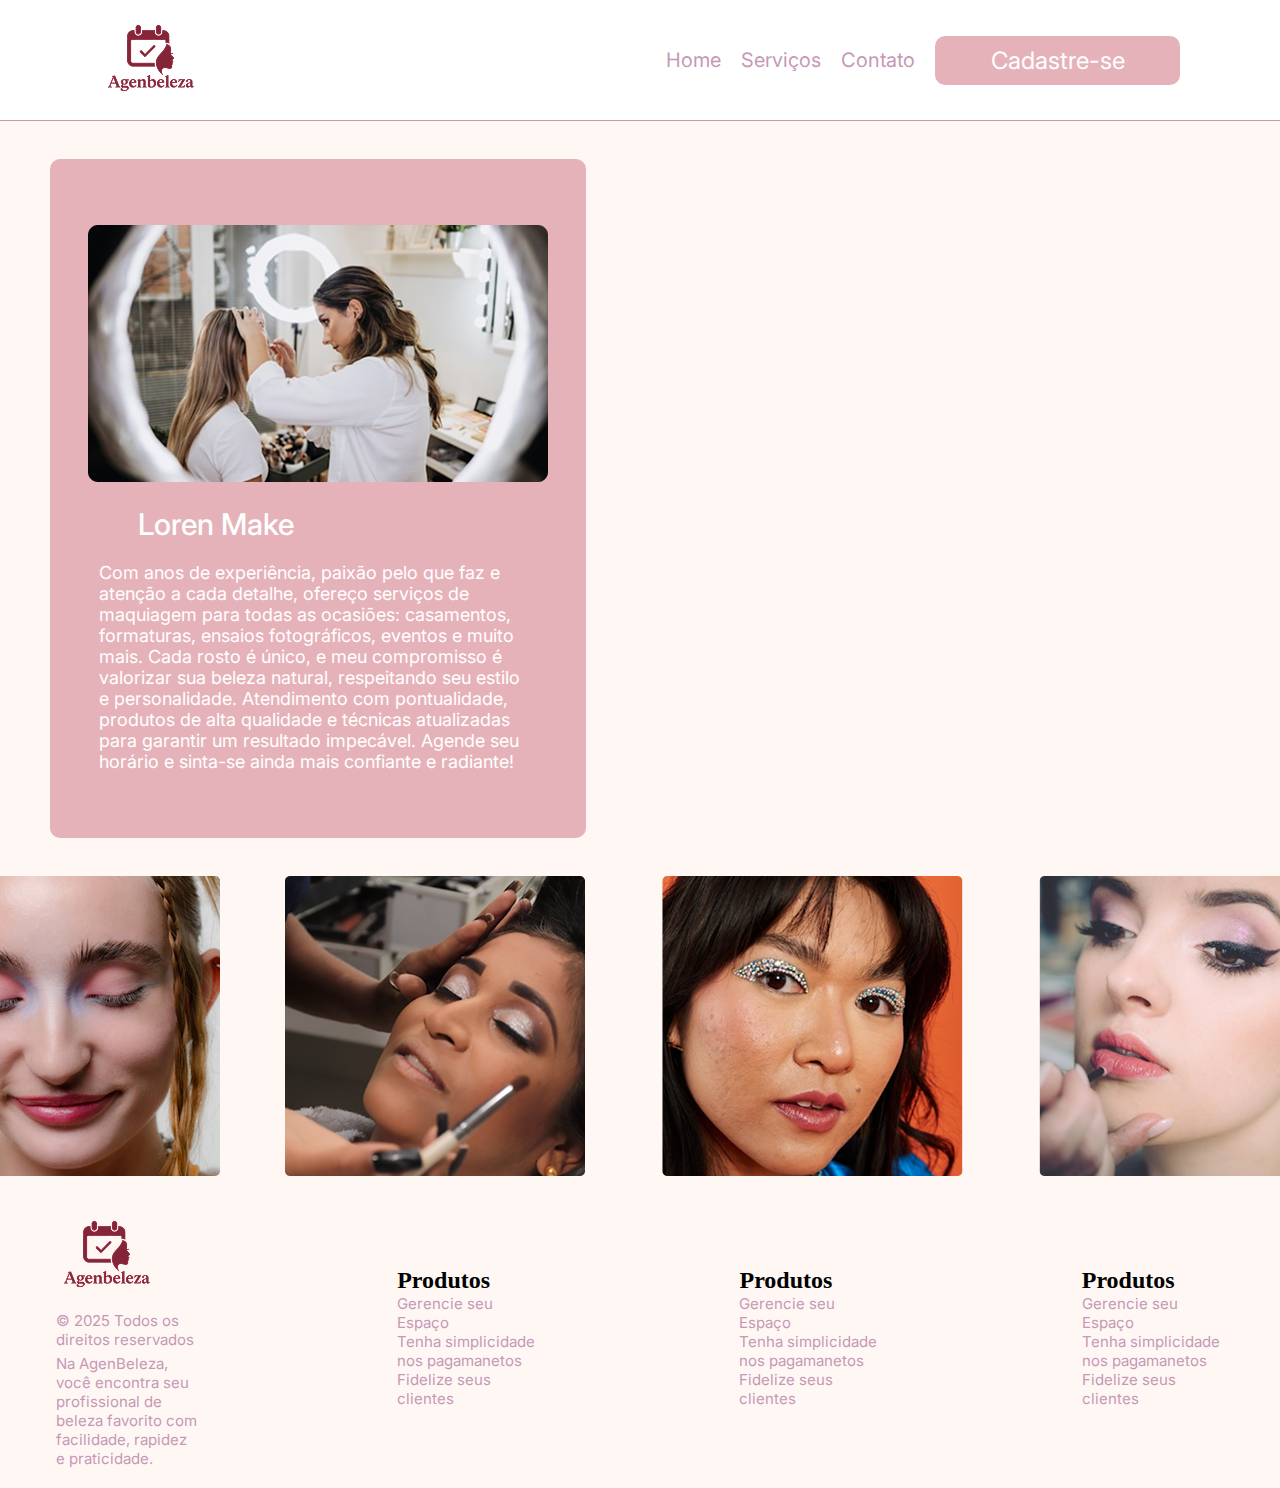
<file: index.html>
<!DOCTYPE html>
<html lang="pt-br">
<head>
    <meta charset="UTF-8">
    <meta name="viewport" content="width=device-width, initial-scale=1.0">
    <link rel="stylesheet" href="style.css">
    <title>AgenBeleza</title>
</head>
<body>
    <header>
        <img src="imagens/LOGO.png" alt="logo AgenBeleza" class="logo">
        <nav>
            <ul>
                <li><a href="#">Home</a></li>
                <li><a href="#">Serviços</a></li>
                <li><a href="#">Contato</a></li>
                <li><a href="#" class="btn-cadastro">Cadastre-se</a></li>
            </ul>
        </nav>
    </header>
    <main>
        <section class="container-mae">
            <section class="container">
                <img src="imagens/Rectangle 12.png" alt="foto modelo" class="foto-modelo">
                <h2 class="titulo-txt">Loren Make</h2>
                <p class="descricao-txt">Com anos de experiência, paixão pelo que faz e atenção a cada detalhe, ofereço serviços de maquiagem para todas as ocasiões: casamentos, formaturas, ensaios fotográficos, eventos e muito mais. Cada rosto é único, e meu compromisso é valorizar sua beleza natural, respeitando seu estilo e personalidade.
                Atendimento com pontualidade, produtos de alta qualidade e técnicas atualizadas para garantir um resultado impecável. Agende seu horário e sinta-se ainda mais confiante e radiante!</p>
            </section>
        </section>
        <section>
            <section class="container-fotos">
                <img src="imagens/Rectangle 10.png" alt="modelo 2" class="foto-modelo-1">
                <img src="imagens/Frame 19.png" alt="modelo 3" class="foto-modelo-2">
                <img src="imagens/Frame 20.png" alt="modelo 4" class="foto-modelo-3">
                <img src="imagens/Frame 21.png" alt="modelo 5" class="foto-modelo-4">
            </section>
        </section>
    </main>
    <footer>
        <section class="container-footer">
            <section class="box1">
                <img src="imagens/LOGO.png" alt="logo AgenBeleza" class="logo-footer">
                <p class="texto-footer">© 2025 Todos os direitos reservados</p>
                <p class="texto-footer">Na AgenBeleza, você encontra seu profissional de beleza favorito com facilidade, rapidez e praticidade.</p>
            </section>
            <section class="box">
                <h2>Produtos</h2>
                <a href="#" class="texto-footer">Gerencie seu Espaço</a>
                <a href="#" class="texto-footer">Tenha simplicidade nos pagamanetos</a>
                <a href="#" class="texto-footer">Fidelize seus clientes</a>
            </section>
            <section class="box">
                <h2>Produtos</h2>
                <a href="#" class="texto-footer">Gerencie seu Espaço</a>
                <a href="#" class="texto-footer">Tenha simplicidade nos pagamanetos</a>
                <a href="#" class="texto-footer">Fidelize seus clientes</a>
            </section>
            <section class="box">
                <h2>Produtos</h2>
                <a href="#" class="texto-footer">Gerencie seu Espaço</a>
                <a href="#" class="texto-footer">Tenha simplicidade nos pagamanetos</a>
                <a href="#" class="texto-footer">Fidelize seus clientes</a>
            </section>
        </section>
    </footer>
</body>
</html>
</file>
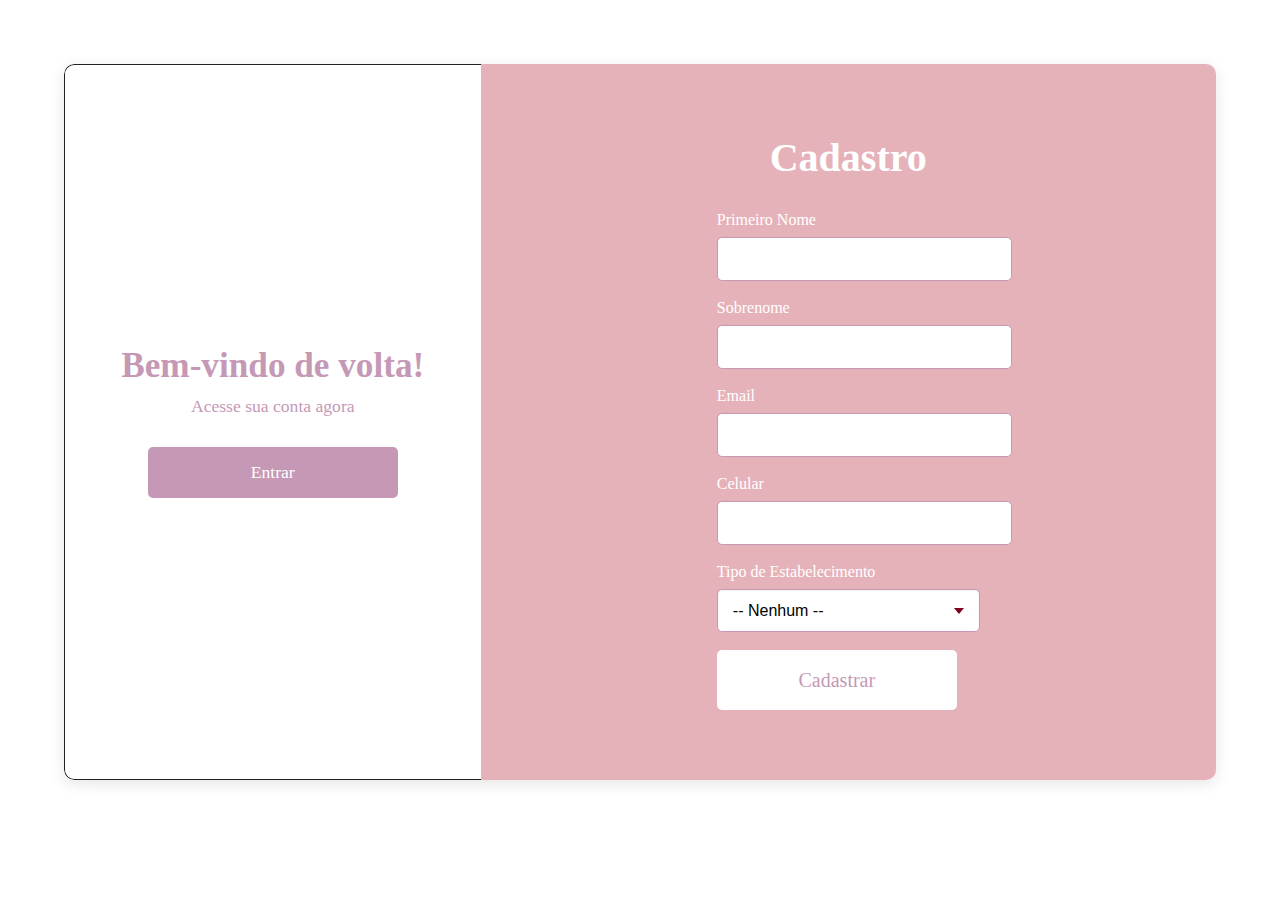
<file: cadastro.html>
<!DOCTYPE html>
<html lang="pt-BR">
<head>
    <meta charset="UTF-8">
    <meta name="viewport" content="width=device-width, initial-scale=1.0">
    <title>Cadastro - AgenBeleza</title>
    <link rel="stylesheet" href="estilos/style.css">
</head>
<body>
    <div class="cadastro-container">
        <div class="cadastro-left">
            <div class="welcome-section">
                <h2 class="welcome-title">Bem-vindo de volta!</h2>
                <p class="welcome-text">Acesse sua conta agora</p>
                <a href="login.html" class="btn welcome-btn">Entrar</a>
            </div>
        </div>

        <div class="cadastro-right">
            <h2 class="cadastro-title">Cadastro</h2>
            <form class="cadastro-form">
                <div class="form-group">
                    <label for="primeiroNome">Primeiro Nome</label>
                    <input type="text" id="primeiroNome" name="primeiroNome" placeholder="">
                </div>
                <div class="form-group">
                    <label for="sobrenome">Sobrenome</label>
                    <input type="text" id="sobrenome" name="sobrenome" placeholder="">
                </div>
                <div class="form-group">
                    <label for="email">Email</label>
                    <input type="email" id="email" name="email" placeholder="">
                </div>
                <div class="form-group">
                    <label for="celular">Celular</label>
                    <input type="tel" id="celular" name="celular" placeholder="">
                </div>
                <div class="form-group">
                    <label for="tipoEstabelecimento">Tipo de Estabelecimento</label>
                    <select id="tipoEstabelecimento" name="tipoEstabelecimento">
                        <option value="">-- Nenhum --</option>
                        <option value="salao">Salão de Beleza</option>
                        <option value="barbearia">Barbearia</option>
                        <option value="estetica">Clínica de Estética</option>
                        <option value="outros">Outros</option>
                    </select>
                </div>
                <a href="home.html" class="btn-registrar">Cadastrar</a>
            </form>
        </div>
    </div>
</body>
</html>
</file>
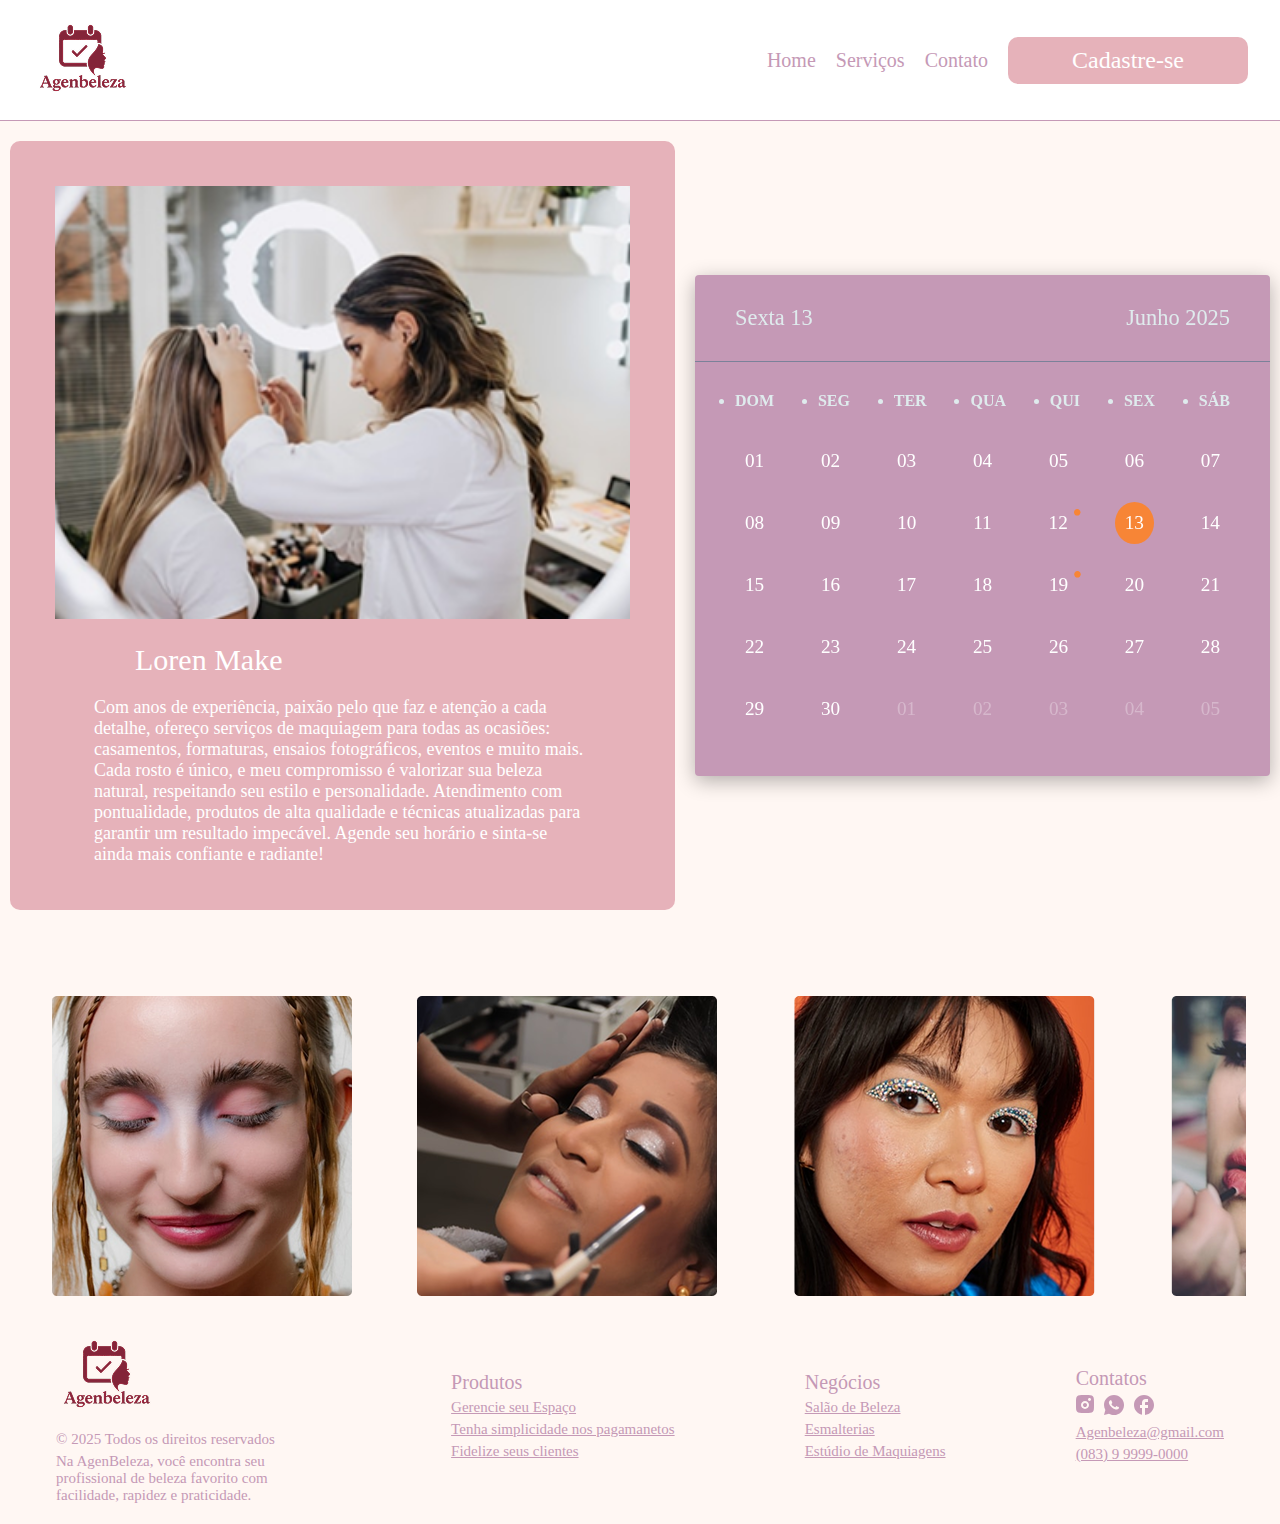
<file: calendario.html>
<!DOCTYPE html>
<html lang="pt-br">

<head>
    <meta charset="UTF-8">
    <meta name="viewport"
          content="width=device-width, initial-scale=1.0">
    <link rel="stylesheet"
          href="estilos/style.css">
    <script src="Scripts/script.js" defer></script>
    <title>AgenBeleza</title>
</head>

<body>
    <header>
        <nav class="nav-header">
            <img src="imagens/LOGO.png"
                 alt="logo AgenBeleza"
                 class="logo">
            <ul>
                <li><a href="home.html">Home</a></li>
                <li><a href="#">Serviços</a></li>
                <li><a href="#">Contato</a></li>
                <li><a href="cadastro.html" class="btn-cadastro">Cadastre-se</a></li>
            </ul>
        </nav>
        
        <nav class="nav-header-mobile">
            <div class="menu-hamburguer">
                <img class="img-menu" src="imagens/material-symbols_menu-rounded.svg" alt="menu hamburguer">
            </div>
            <ul class="nav-menu">
                <li><a href="home.html">Home</a></li>
                <li><a href="#">Serviços</a></li>
                <li><a href="#">Contato</a></li>
            </ul>
            <img src="imagens/LOGO.png"
                 alt="logo AgenBeleza"
                 class="logo">
            <a href="cadastro.html" class="btn-cadastro-mobile">Cadastre-se</a>
        </nav>
    </header>
    <main>
        <section class="container-mae">
            <section class="container__foto">
                <img src="imagens/imagem-1.png"
                     alt="foto modelo"
                     class="foto-modelo">
                <h2 class="titulo-txt">Loren Make</h2>
                <p class="descricao-txt">Com anos de experiência, paixão pelo que faz e atenção a cada detalhe, ofereço
                    serviços de maquiagem para todas as ocasiões: casamentos, formaturas, ensaios fotográficos, eventos
                    e muito mais. Cada rosto é único, e meu compromisso é valorizar sua beleza natural, respeitando seu
                    estilo e personalidade.
                    Atendimento com pontualidade, produtos de alta qualidade e técnicas atualizadas para garantir um
                    resultado impecável. Agende seu horário e sinta-se ainda mais confiante e radiante!</p>
            </section>
            <div class="container">
                <div class="calendar">
                    <div class="front">
                        <div class="current-date">
                            <h1>Sexta 13</h1>
                            <h1>Junho 2025</h1>
                        </div>

                        <div class="current-month">
                            <ul class="week-days">
                                <li>DOM</li>
                                <li>SEG</li>
                                <li>TER</li>
                                <li>QUA</li>
                                <li>QUI</li>
                                <li>SEX</li>
                                <li>SÁB</li>
                            </ul>

                            <div class="weeks">
                                <div class="first">
                                    <span>01</span>
                                    <span>02</span>
                                    <span>03</span>
                                    <span>04</span>
                                    <span>05</span>
                                    <span>06</span>
                                    <span>07</span>
                                </div>

                                <div class="second">
                                    <span>08</span>
                                    <span>09</span>
                                    <span>10</span>
                                    <span>11</span>
                                    <span class="event">12</span>
                                    <span class="active">13</span>
                                    <span>14</span>
                                </div>

                                <div class="third">
                                    <span>15</span>
                                    <span>16</span>
                                    <span>17</span>
                                    <span>18</span>
                                    <span class="event">19</span>
                                    <span>20</span>
                                    <span>21</span>
                                </div>

                                <div class="fourth">
                                    <span>22</span>
                                    <span>23</span>
                                    <span>24</span>
                                    <span>25</span>
                                    <span>26</span>
                                    <span>27</span>
                                    <span>28</span>
                                </div>

                                <div class="fifth">
                                    <span>29</span>
                                    <span>30</span>
                                    <span class="last-month">01</span>
                                    <span class="last-month">02</span>
                                    <span class="last-month">03</span>
                                    <span class="last-month">04</span>
                                    <span class="last-month">05</span>
                                </div>
                            </div>
                        </div>
                    </div>

                    <div class="back">
                        <input placeholder="What's the event?">
                        <div class="info">
                            <div class="date">
                                <p class="info-date">
                                    Date: <span>Jan 15th, 2016</span>
                                </p>
                                <p class="info-time">
                                    Time: <span>6:35 PM</span>
                                </p>
                            </div>
                            <div class="address">
                                <p>
                                    Address: <span>129 W 81st St, New York, NY</span>
                                </p>
                            </div>
                            <div class="observations">
                                <p>
                                    Observations: <span>Be there 15 minutes earlier</span>
                                </p>
                            </div>
                        </div>

                        <div class="actions">
                            <button class="save">
                                Save <i class="ion-checkmark"></i>
                            </button>
                            <button class="dismiss">
                                Dismiss <i class="ion-android-close"></i>
                            </button>
                        </div>
                    </div>

                </div>
            </div>
        </section>
        <section class="container-carrosel">
            <ul class="container-carrosel">
                <li><img src="imagens/Rectangle 10.png"
                         alt="modelo 2"
                         class="foto-modelo-1"></li>
                <li><img src="imagens/Frame 19.png"
                         alt="modelo 3"
                         class="foto-modelo-2"></li>
                <li><img src="imagens/Frame 20.png"
                         alt="modelo 4"
                         class="foto-modelo-3"></li>
                <li><img src="imagens/Frame 21.png"
                         alt="modelo 5"
                         class="foto-modelo-4"></li>
            </ul>
        </section>
    </main>
    <footer>
        <section class="container-footer">
            <section class="box1">
                <img src="imagens/LOGO.png"
                     alt="logo AgenBeleza"
                     class="logo-footer">
                <p class="texto-footer">© 2025 Todos os direitos reservados</p>
                <p class="texto-footer">Na AgenBeleza, você encontra seu profissional de beleza favorito com facilidade,
                    rapidez e praticidade.</p>
            </section>
            <section class="box">
                <h2 class="texto-footer-titulo">Produtos</h2>
                <a href="#"
                   class="texto-footer">Gerencie seu Espaço</a>
                <a href="#"
                   class="texto-footer">Tenha simplicidade nos pagamanetos</a>
                <a href="#"
                   class="texto-footer">Fidelize seus clientes</a>
            </section>
            <section class="box">
                <h2 class="texto-footer-titulo">Negócios</h2>
                <a href="#"
                   class="texto-footer">Salão de Beleza</a>
                <a href="#"
                   class="texto-footer">Esmalterias</a>
                <a href="#"
                   class="texto-footer">Estúdio de Maquiagens</a>
            </section>
            <section class="box">
                <h2 class="texto-footer-titulo">Contatos</h2>
                <ul class="lista-footer">
                    <li><img src="imagens/Vector.svg"
                             alt=""></li>
                    <li><img src="imagens/Vector (1).svg"
                             alt=""></li>
                    <li><img src="imagens/Vector (2).svg"
                             alt=""></li>
                </ul>
                <a href="#"
                   class="texto-footer">Agenbeleza@gmail.com</a>
                <a href="#"
                   class="texto-footer">(083) 9 9999-0000</a>
            </section>
        </section>
    </footer>
</body>

</html>
</file>
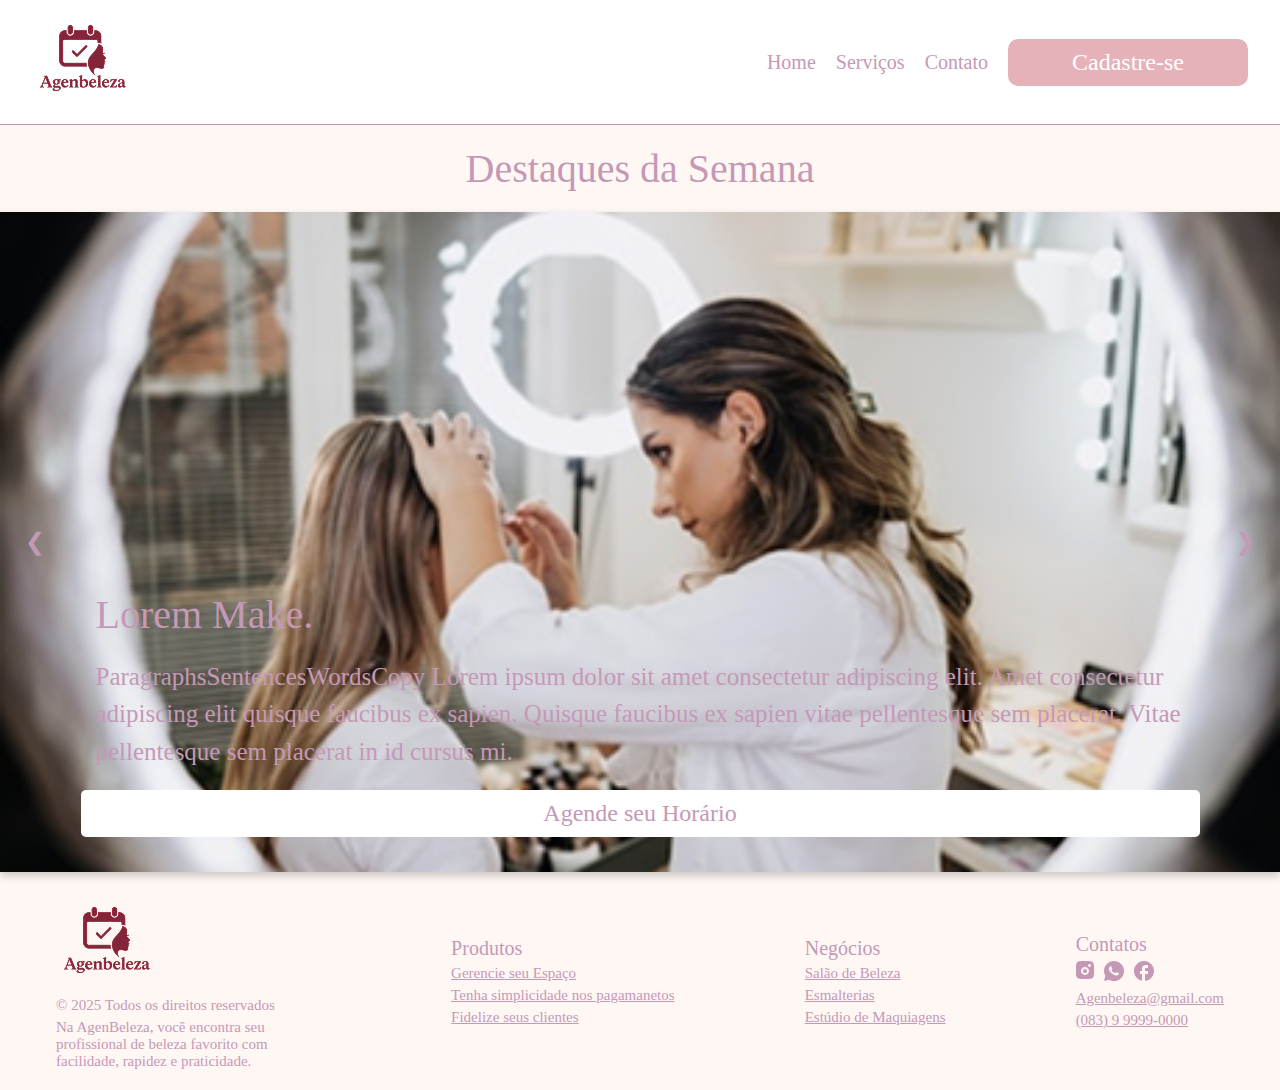
<file: home.html>
<!DOCTYPE html>
<html lang="pt-br">
<head>
    <meta charset="UTF-8">
    <meta name="viewport" content="width=device-width, initial-scale=1.0">
    <link rel="stylesheet" href="estilos/style.css">
    <script src="Scripts/carousel.js" defer></script>
    <title>AgenBeleza</title>
</head>
<body>
    <header>
        <nav class="nav-header">
            <a href="index.html"><img src="imagens/LOGO.png"
                 alt="logo AgenBeleza"
                 class="logo"></a>
            <ul>
                <li><a href="#">Home</a></li>
                <li><a href="#">Serviços</a></li>
                <li><a href="#">Contato</a></li>
                <li><a href="cadastro.html" class="btn-cadastro">Cadastre-se</a></li>
            </ul>
        </nav>
        
        <nav class="nav-header-mobile">
            <div class="menu-hamburguer">
                <img class="img-menu" src="imagens/material-symbols_menu-rounded.svg" alt="menu hamburguer">
            </div>
            <ul class="nav-menu">
                <li><a href="index.html">Home</a></li>
                <li><a href="#">Serviços</a></li>
                <li><a href="#">Contato</a></li>
            </ul>
            <img src="imagens/LOGO.png"
                 alt="logo AgenBeleza"
                 class="logo">
            <a href="cadastro.html" class="btn-cadastro-mobile">Cadastre-se</a>
        </nav>
    </header>
    <main>
        <section>
            <h1 class="titulo-destaques">Destaques da Semana</h1>
        </section>
        <div class="carousel-container">
        <ul class="carousel-slide">
            <li class="carousel-item">
                <img src="imagens/imagem-1.png" alt="Imagem modelo 1">
                <div class="carousel-caption">
                    <h2>Lorem Make.</h2>
                    <p>ParagraphsSentencesWordsCopy
Lorem ipsum dolor sit amet consectetur adipiscing elit. Amet consectetur adipiscing elit quisque faucibus ex sapien. Quisque faucibus ex sapien vitae pellentesque sem placerat. Vitae pellentesque sem placerat in id cursus mi.</p>
                    <a href="calendario.html" class="btn-agendar">Agende seu Horário</a>
                </div>
            </li>
            <li class="carousel-item">
                <img src="imagens/imagem-2.png" alt="Imagem modelo 2">
                <div class="carousel-caption">
                    <h2>Make Lorem.</h2>
                    <p>ParagraphsSentencesWordsCopy
Lorem ipsum dolor sit amet consectetur adipiscing elit. Amet consectetur adipiscing elit quisque faucibus ex sapien. Quisque faucibus ex sapien vitae pellentesque sem placerat. Vitae pellentesque sem placerat in id cursus mi.</p>
                    <a href="calendario.html" class="btn-agendar">Agende seu Horário</a>
                </div>
            </li>
            <li class="carousel-item">
                <img src="imagens/imagem-3.png" alt="Imagem modelo 3">
                <div class="carousel-caption">
                    <h2>Make Lorem.</h2>
                    <p>ParagraphsSentencesWordsCopy
Lorem ipsum dolor sit amet consectetur adipiscing elit. Amet consectetur adipiscing elit quisque faucibus ex sapien. Quisque faucibus ex sapien vitae pellentesque sem placerat. Vitae pellentesque sem placerat in id cursus mi.</p>
                    <a href="calendario.html" class="btn-agendar">Agende seu Horário</a>
                </div>
            </li>
        </ul>

        <button class="carousel-button prev" aria-label="Anterior">&#10094;</button>
        <button class="carousel-button next" aria-label="Próximo">&#10095;</button>
    </div>
    
    <footer>
        <section class="container-footer">
            <section class="box1">
                <img src="imagens/LOGO.png"
                     alt="logo AgenBeleza"
                     class="logo-footer">
                <p class="texto-footer">© 2025 Todos os direitos reservados</p>
                <p class="texto-footer">Na AgenBeleza, você encontra seu profissional de beleza favorito com facilidade,
                    rapidez e praticidade.</p>
            </section>
            <section class="box">
                <h2 class="texto-footer-titulo">Produtos</h2>
                <a href="#"
                   class="texto-footer">Gerencie seu Espaço</a>
                <a href="#"
                   class="texto-footer">Tenha simplicidade nos pagamanetos</a>
                <a href="#"
                   class="texto-footer">Fidelize seus clientes</a>
            </section>
            <section class="box">
                <h2 class="texto-footer-titulo">Negócios</h2>
                <a href="#"
                   class="texto-footer">Salão de Beleza</a>
                <a href="#"
                   class="texto-footer">Esmalterias</a>
                <a href="#"
                   class="texto-footer">Estúdio de Maquiagens</a>
            </section>
            <section class="box">
                <h2 class="texto-footer-titulo">Contatos</h2>
                <ul class="lista-footer">
                    <li><img src="imagens/Vector.svg"
                             alt=""></li>
                    <li><img src="imagens/Vector (1).svg"
                             alt=""></li>
                    <li><img src="imagens/Vector (2).svg"
                             alt=""></li>
                </ul>
                <a href="#"
                   class="texto-footer">Agenbeleza@gmail.com</a>
                <a href="#"
                   class="texto-footer">(083) 9 9999-0000</a>
            </section>
        </section>
    </footer>
</body>
</html>
</file>
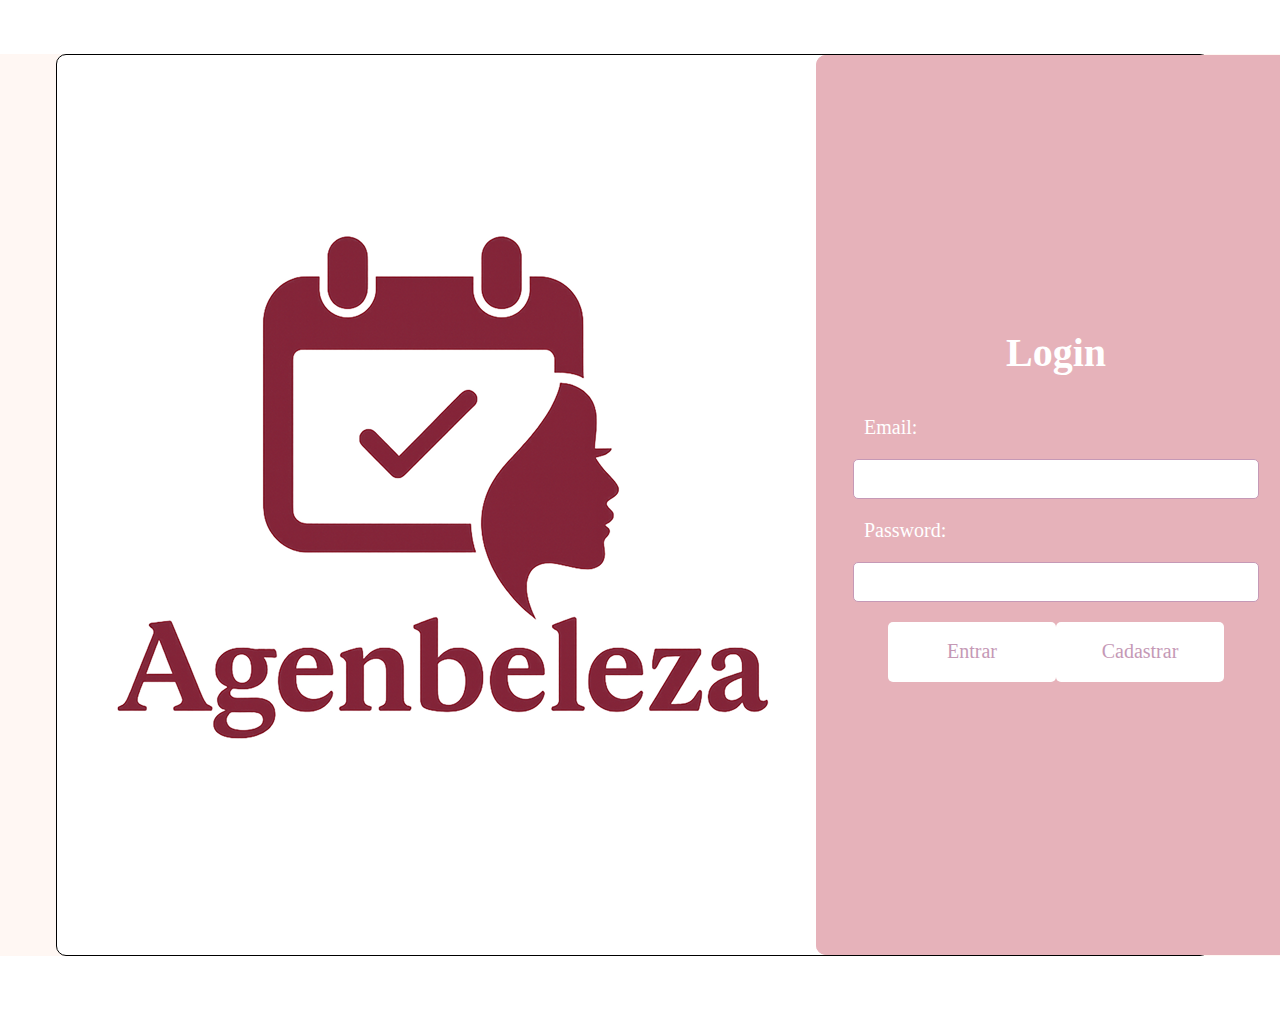
<file: login.html>
<!DOCTYPE html>
<html lang="pt-br">
<head>
    <meta charset="UTF-8">
    <meta name="viewport" content="width=device-width, initial-scale=1.0">
    <link rel="stylesheet" href="estilos/style.css">
    <title>Login - AgenBeleza</title>
</head>
<body>
    <main>
        <section class="login">
            <div class="logo-login-container">
                <img src="imagens/logo-login.png" alt="Logo agenbeleza" class="logo-login">
            </div>
            <div class="login-form-container">
                <form action="" method="POST" class="login-form-container">
                    <div class="form-header">
                        <h1>Login</h1>
                    </div>
                    <div class="input-container">
                        <label for="email">Email:</label>
                        <input type="email" id="email" name="email" required>
                    </div>
                    <div class="input-container">
                        <label for="password">Password:</label>
                        <input type="password" id="password" name="password" required>
                    </div>
                    <div class="form-btns">
                        <a href="home.html" class="btn-login">Entrar</a>
                        <a href="cadastro.html" class="btn-registrar">Cadastrar</a>
                    </div>
                </form>
            </div>
        </section>
    </main>
</body>
</html>
</file>
<file: style.css>
*{
    margin: 0;
    padding: 0;
}
@font-face {
    font-family: inter;
    src: url("fonte/Inter-VariableFont_opsz\,wght.ttf");
 }

header{
    display: flex;
    justify-content: space-between;
    border-bottom: solid 1px #C599B6;
}

.logo{
    width: 100px;
    height: 100px;
    padding: 10px 0 10px 100px;
}

.btn-cadastro{
    display: flex;
    align-items: center;
    justify-content: center;
    font-size: 24px;
    font-weight: 400;
    background-color: #E6B2BA;
    color: white;
    padding: 10px 20px;
    border: none;
    border-radius: 10px;
    width: 205px;
    cursor: pointer;
}

nav{
    display: flex;
    align-items: center;
    gap: 20px;
}

nav ul{
    display: flex;
    align-items: center;
    padding: 0px 100px 0px 0px;
    list-style: none;
    gap: 20px;
}

a{
    text-decoration: none;
    font-family: inter;
    font-size: 20px;
    color: #C599B6;
}
main{
    background-color: #FFF7F3;
}

.foto-modelo{
    width: 460px;
    height: 257px;
}

.container-mae{
    display: flex;
    align-items: start;
    padding: 38px 0px 0px 50px
}

.container{
    display: flex;
    flex-direction: column;
    justify-content: center;
    align-items: center;
    height: 100vh;
    background-color: #E6B2BA;
    border-radius: 10px;
    width: 536px;
    height: 679px;
}

.titulo-txt{
    display: flex;
    justify-content: center;
    align-items: start;
    padding: 24px 260px 0px 55px;
    font-family: inter;
    font-size: 30px;
    font-weight: 500;
    color: #ffffff;
}

.descricao-txt{
    display: flex;
    justify-content: center;
    flex-wrap: wrap;
    align-items: start;
    padding: 20px 54px 0px 49px;
    font-family: inter;
    font-size: 18px;
    font-weight: 400;
    color: #ffffff;
}

.container-fotos{
    display: flex;
    justify-content: center;
    align-items: center;
    padding: 28px 34px 0px 26px;
    gap: 55px;
}

.container-footer{
    display: flex;
    justify-content: space-between;
    height: auto;
    gap: 200px;
    max-width: 100%;
    max-height: 100%;
    align-items: center;
    padding: 20px 56px 20px 56px;
    background-color: #FFF7F3;
}
.logo-footer{
    width: 100px;
    height: 100px;
}

.box1{
    display: flex;
    flex-direction: column;
    align-items: start;
    gap: 5px;
    width: 265px;
}

.texto-footer{
    display: flex;
    font-family: inter;
    font-size: 15px;
    font-weight: 400;
    flex-wrap: wrap;
    color: #C599B6;
}
.box{
    display: flex;
    flex-direction: column;
}
</file>
<file: estilos/style.css>
@import url("https://fonts.googleapis.com/css2?family=Inter:ital,opsz,wght@0,14..32,100..900;1,14..32,100..900&display=swap");

* {
  margin: 0;
  padding: 0;
}

.logo {
  width: 100px;
  height: 100px;
  padding: 10px 0 10px 2rem;
}

.nav-header ul li a.btn-cadastro {
  display: flex;
  align-items: center;
  justify-content: center;
  font-size: 24px;
  font-weight: 400;
  background-color: #e6b2ba;
  color: white;
  padding: 10px 20px;
  border: none;
  border-radius: 10px;
  width: 200px;
  cursor: pointer;
  margin-right: 2rem;
}

.nav-header {
  display: flex;
  align-items: center;
  width: 100%;
  justify-content: space-between;
  border-bottom: #c599b6 1px solid;
}

.nav-header ul {
  display: flex;
  align-items: center;
  flex-wrap: wrap;
  list-style: none;
  gap: 20px;
}

.nav-header-mobile {
  display: none;
}

.nav-header ul li a {
  text-decoration: none;
  font-family: "Inter regular";
  font-size: 20px;
  color: #c599b6;
}
main {
  background-color: #fff7f3;
}

.foto-modelo {
  width: 460px;
  height: 257px;
}

.container-mae {
  display: flex;
  align-items: center;
  gap: 20px;
  justify-content: center;
  padding: 20px 10px;
}

.container__foto {
  display: flex;
  flex-direction: column;
  justify-content: center;
  align-items: center;
  height: 100vh;
  padding: 45px;
  background-color: #e6b2ba;
  border-radius: 10px;
  width: 50%;
  height: 679px;
}

.container__foto img {
  width: 100%;
  height: 80%;
  object-fit: cover;
}

.titulo-txt {
  display: flex;
  justify-content: center;
  align-items: start;
  padding: 24px 50% 0px 20px;
  font-family: "Inter regular";
  font-size: 30px;
  font-weight: 400;
  color: #ffffff;
}

.descricao-txt {
  display: flex;
  justify-content: center;
  flex-wrap: wrap;
  align-items: start;
  padding: 20px 44px 0px 39px;
  font-family: "Inter regular";
  font-size: 18px;
  font-weight: 400;
  color: #ffffff;
}

.container-carrosel {
  display: flex;
  justify-content: space-between;
  flex-wrap: nowrap;
  overflow: hidden;
  width: auto;
  align-items: center;
  padding: 28px 34px 0px 26px;
  gap: 55px;
}

.container-carrosel li {
  list-style: none;
  display: flex;
  align-items: center;
  justify-content: space-between;
  width: auto;
  height: auto;
  background-color: #fff7f3;
  border-radius: 10px;
}

.container-footer {
  display: flex;
  justify-content: space-between;
  flex-wrap: wrap;
  height: auto;
  gap: 50px;
  max-width: 100%;
  max-height: 100%;
  align-items: center;
  padding: 20px 56px 20px 56px;
  background-color: #fff7f3;
}
.logo-footer {
  width: 100px;
  height: 100px;
}

.box1 {
  display: flex;
  flex-direction: column;
  align-items: start;
  gap: 5px;
  width: 265px;
}

.texto-footer {
  display: flex;
  font-family: "Inter regular";
  font-size: 15px;
  font-weight: 400;
  flex-wrap: wrap;
  color: #c599b6;
}
.texto-footer-titulo {
  display: flex;
  font-family: "Inter regular";
  font-size: 20px;
  font-weight: 500;
  color: #c599b6;
}

.box {
  display: flex;
  flex-direction: column;
  align-items: start;
  gap: 5px;
}

.lista-footer {
  display: flex;
  flex-direction: row;
  align-items: start;
  list-style: none;
  gap: 10px;
}

.container {
  align-items: center;
  display: flex;
  height: 100%;
  max-height: 700px;
  justify-content: center;
  margin: 0 auto;
  max-width: 800px;
  width: 50%;
}

.calendar {
  background: #c599b6;
  border-radius: 4px;
  box-shadow: 0 5px 20px rgba(0, 0, 0, 0.3);
  height: 501px;
  perspective: 1000;
  transition: 0.9s;
  transform-style: preserve-3d;
  width: 100%;
}

/* Front - Calendar */
.front {
  transform: rotateY(0deg);
}

.current-date {
  border-bottom: 1px solid rgba(73, 114, 133, 0.6);
  display: flex;
  justify-content: space-between;
  padding: 30px 40px;
}

.current-date h1 {
  color: #dfebed;
  font-size: 1.4em;
  font-weight: 300;
}

.week-days {
  color: #dfebed;
  display: flex;
  justify-content: space-between;
  font-weight: 600;
  padding: 30px 40px;
}

.days {
  display: flex;
  flex-wrap: wrap;
  justify-content: space-between;
}

.weeks {
  color: #fff;
  display: flex;
  flex-direction: column;
  padding: 0 40px;
}

.weeks div {
  display: flex;
  font-size: 1.2em;
  font-weight: 300;
  justify-content: space-between;
  margin-bottom: 20px;
  width: 100%;
}

.last-month {
  opacity: 0.3;
}

.weeks span {
  padding: 10px;
}

.weeks span.active {
  background: #f78536;
  border-radius: 50%;
}

.weeks span:not(.last-month):hover {
  cursor: pointer;
  font-weight: 600;
}

.event {
  position: relative;
}

.event:after {
  content: "•";
  color: #f78536;
  font-size: 1.4em;
  position: absolute;
  right: -4px;
  top: -4px;
}

/* Back - Event form */

.back {
  height: 100%;
  transform: rotateY(180deg);
}

.back input {
  background: none;
  border: none;
  border-bottom: 1px solid rgba(73, 114, 133, 0.6);
  color: #dfebed;
  font-size: 1.4em;
  font-weight: 300;
  padding: 30px 40px;
  width: 100%;
}

.info {
  color: #dfebed;
  display: flex;
  flex-direction: column;
  font-weight: 600;
  font-size: 1.2em;
  padding: 30px 40px;
}

.info div:not(.observations) {
  margin-bottom: 40px;
}

.info span {
  font-weight: 300;
}

.info .date {
  display: flex;
  justify-content: space-between;
}

.info .date p {
  width: 50%;
}

.info .address p {
  width: 100%;
}

.actions {
  bottom: 0;
  border-top: 1px solid rgba(73, 114, 133, 0.6);
  display: flex;
  justify-content: space-between;
  position: absolute;
  width: 100%;
}

.actions button {
  background: none;
  border: 0;
  color: #fff;
  font-weight: 600;
  letter-spacing: 3px;
  margin: 0;
  padding: 30px 0;
  text-transform: uppercase;
  width: 50%;
}

.actions button:first-of-type {
  border-right: 1px solid rgba(73, 114, 133, 0.6);
}

.actions button:hover {
  background: #497285;
  cursor: pointer;
}

.actions button:active {
  background: #5889a0;
  outline: none;
}

/* Flip animation */

.flip {
  transform: rotateY(180deg);
}

.front,
.back {
  backface-visibility: hidden;
}

section .titulo-destaques {
  display: flex;
  justify-content: center;
  align-items: center;
  font-family: "Inter regular";
  font-size: 40px;
  font-weight: 400;
  color: #c599b6;
  padding: 20px;
}

.carousel-container {
  position: relative;
  width: 100%;
  height: 660px;
  overflow: hidden;
  box-shadow: 0 4px 8px rgba(0, 0, 0, 0.2);
}

.carousel-slide {
  display: flex; /* Para colocar os itens lado a lado */
  list-style: none; /* Remove os marcadores da lista */
  margin: 0; /* Remove margem padrão da ul */
  padding: 0; /* Remove padding padrão da ul */
  width: 100%; /* Largura inicial, ajustada pelo JS */
  height: 100%;
  transition: transform 0.5s ease-in-out; /* Suaviza a transição */
}

.carousel-item {
  position: relative; /* Importante para posicionar a legenda */
  min-width: 100%; /* Garante que cada item ocupe 100% da largura do slide */
  height: 100%;
  flex-shrink: 0; /* Impede que os itens encolham */
  display: flex; /* Para centralizar o conteúdo se necessário */
  justify-content: center; /* Exemplo: centraliza imagem horizontalmente */
  align-items: center; /* Exemplo: centraliza imagem verticalmente */
}

.carousel-item img {
  width: 100%;
  height: 100%;
  object-fit: cover; /* Garante que a imagem preencha o espaço sem distorção */
  display: block; /* Remove espaço extra abaixo da imagem */
}

.carousel-caption {
  position: absolute; /* Posiciona o texto sobre a imagem */
  bottom: 20px; /* Distância da parte inferior */
  left: 20px; /* Distância da parte esquerda */
  right: 20px; /* Distância da parte direita */
  background-color: transparent; /* Fundo semi-transparente para o texto */
  color: white;
  padding: 15px;
  border-radius: 5px;
  text-align: center;
  max-width: calc(100% - 40px); /* Ajusta a largura máxima para padding */
}

.carousel-caption h2 {
  margin-top: 0;
  margin-bottom: 20px;
  margin-left: 5%;
  font-size: 40px;
  font-weight: 400;
  text-align: start;
  font-family: "Inter regular";
  color: #c599b6;
}

.carousel-caption p {
  margin: 0;
  font-size: 25px;
  margin-bottom: 20px;
  margin-left: 5%;
  line-height: 1.5;
  font-weight: 400;
  text-align: start;
  font-family: "Inter regular";
  color: #c599b6;
}

.carousel-caption .btn-agendar {
  display: inline-block;
  background-color: #ffffff;
  color: #c599b6;
  font-size: 24px;
  font-weight: 400;
  text-align: center;
  font-family: "Inter regular";
  width: 90%;
  padding: 10px 15px;
  border: none;
  border-radius: 5px;
  text-decoration: none;
  transition: background-color 0.3s ease;
}

.carousel-button {
  position: absolute;
  top: 50%;
  transform: translateY(-50%);
  background-color: transparent;
  color: #c599b6;
  border: none;
  padding: 10px 15px;
  cursor: pointer;
  font-size: 24px;
  border-radius: 50%;
  outline: none;
  transition: background-color 0.3s ease;
}

.carousel-button.prev {
  left: 10px;
}

.carousel-button.next {
  right: 10px;
}

.login {
  display: flex;
  align-items: center;
  justify-content: space-around;
  margin: 54px 56px 54px 56px;
  border: black 1px solid;
  border-radius: 10px;
  background-color: rgb(255, 255, 255);
  font-family: "Inter regular";
  font-size: 20px;
  color: #ffffff;
  width: 90%;
  height: 80%;
}

.login-form-container {
  display: flex;
  flex-direction: column;
  align-items: center;
  justify-content: center;
  border: none;
  border-radius: 10px;
  gap: 20px;
  width: 100%;
  height: 100vh;
  background-color: #e6b2ba;
}

.form-header {
  margin-bottom: 20px;
}

.input-container {
  display: flex;
  flex-direction: column;
  align-items: center;
  justify-content: center;
  gap: 20px;
  width: 100%;
}

.input-container label {
  display: flex;
  text-align: start;
  width: 80%;
  font-family: "Inter regular";
  font-size: 20px;
  color: #ffffff;
}

.input-container input {
  width: 80%;
  padding: 10px;
  border: 1px solid #c599b6;
  border-radius: 5px;
  font-family: "Inter regular";
  font-size: 16px;
}

.btn-login {
  display: flex;
  align-items: center;
  justify-content: center;
  background-color: #ffff;
  color: #c599b6;
  padding: 5px 20px;
  text-decoration: none;
  border: none;
  width: 200px;
  height: 50px;
  border-radius: 5px;
  cursor: pointer;
  font-family: "Inter regular";
  font-size: 20px;
}

.btn-registrar {
  display: flex;
  align-items: center;
  justify-content: center;
  text-decoration: none;
  background-color: #ffff;
  color: #c599b6;
  padding: 5px 20px;
  border: none;
  width: 200px;
  height: 50px;
  border-radius: 5px;
  cursor: pointer;
  font-family: "Inter regular";
  font-size: 20px;
}

.form-btns {
  display: flex;
  justify-content: space-between;
  width: 70%;
}
.cadastro-container {
  display: flex;
  width: 90%; /* Largura total do seu container */
  height: 90%; /* Altura total do seu container */
  box-shadow: 0 4px 15px rgba(0, 0, 0, 0.1);
  margin: 4rem;
  border-radius: 10px;
  overflow: hidden;
  background-color: #fff;
}

.cadastro-left {
  flex: 1; /* Ocupa 50% da largura */
  display: flex;
  flex-direction: column;
  justify-content: center;
  align-items: center;
  border: solid 1px rgb(34, 34, 34);
  border-radius: 10px 0px 0px 10px;
  border-right: none; /* Borda rosada */
  padding: 20px;
  background-color: #fff; /* Fundo branco */
  text-align: center;
}

.welcome-section {
  padding: 20px;
}

.welcome-title {
  font-size: 2.2em;
  color: #c599b6;
  font-family: "Inter regular";
  margin-bottom: 10px;
}

.welcome-text {
  font-size: 1.1em;
  font-family: "Inter regular";
  color: #c599b6;
  margin-bottom: 30px;
}

.btn {
  padding: 15px 25px;
  border: none;
  border-radius: 5px;
  cursor: pointer;
  font-size: 1.1em;
  transition: background-color 0.3s ease, color 0.3s ease,
    border-color 0.3s ease;
  width: 100%;
  max-width: 200px; /* Largura máxima para os botões */
  display: block; /* Para o margin auto funcionar */
  margin: 0 auto; /* Centraliza o botão */
}

.welcome-btn {
  background-color: #c599b6;
  text-decoration: none;
  font-family: "Inter regular";
  color: #fff;
  border: none;
}

.welcome-btn:hover {
  background-color: #c599b6;
  color: #e6b2ba;
}

.cadastro-right {
  flex: 1; /* Ocupa 50% da largura */
  background-color: #e6b2ba; /* Fundo rosado */
  display: flex;
  flex-direction: column;
  justify-content: center;
  align-items: center;
  padding: 70px 180px 70px 180px; /* Espaçamento interno */
}

.cadastro-title {
  font-size: 2.5em;
  color: #ffffff; /* Cor do título "Cadastro" */
  font-family: "Inter regular";
  margin-bottom: 30px; /* Espaço abaixo do título "Cadastro" */
}

.cadastro-form {
  width: 70%; /* Largura do formulário dentro da coluna direita */
  max-width: 380px; /* Um pouco maior que o formulário de login se necessário */
  display: flex;
  flex-direction: column;
  gap: 18px; /* Espaço entre os grupos de formulário */
}

.form-group {
  display: flex;
  flex-direction: column;
}

.form-group label {
  font-size: 1em;
  margin-bottom: 8px;
  color: #ffffff; /* Cor do texto do label */
  font-family: "Inter regular";
}

.form-group input {
  padding: 12px 15px;
  border: 1px solid #c599b6;
  width: 100%;
  border-radius: 5px;
  font-size: 1em;
  outline: none;
  background-color: #ffffff;
}

.form-group select {
  /* Aplica os mesmos estilos a inputs e selects */
  padding: 12px 15px;
  border: 1px solid #c599b6;
  border-radius: 5px;
  font-size: 1em;
  outline: none;
  background-color: #ffffff;
  box-shadow: inset 0 1px 3px rgba(0, 0, 0, 0.05);
  /* Para o select, é bom remover as setas padrão em alguns navegadores */
  -webkit-appearance: none;
  -moz-appearance: none;
  appearance: none;
  /* Adiciona uma seta personalizada para o select */
  background-image: url('data:image/svg+xml;utf8,<svg xmlns="http://www.w3.org/2000/svg" width="10" height="6" viewBox="0 0 10 6"><path fill="%23800020" d="M0 0l5 6 5-6z"/></svg>');
  background-repeat: no-repeat;
  background-position: right 15px center;
  background-size: 10px 6px;
  padding-right: 35px; /* Adiciona padding para não cobrir a seta */
}

.cadastro-btn {
  background-color: #fff;
  color: #c599b6;
  margin-top: 20px; /* Espaço acima do botão Cadastrar */
}

.cadastro-btn:hover {
  background-color: #e697ab;
}

.img-destaque {
  width: 100vw;
  height: 100vh;
  object-fit: cover;
  position: absolute;
  object-fit: cover;
}

.texto-destaque {
  position: relative;
  color: #ffffff;
  font-family: "Inter regular";
  left: 15rem;
  top: 25rem;
  text-align: start;
  justify-content: center;
}
.btn-pgn-inical{
  display: inline-block;
  position: relative;
  background-color: #c599b6;
  font-family: "Inter regular";
  left: 15rem;
  top: 10rem;
  color: #fff;
  border: none;
  padding: 12px 20px;
  border-radius: 5px;
  text-decoration: none;
  font-size: 1em;
  transition: background-color 0.3s ease, color 0.3s ease;
}

.btn-pgn-inical:hover{
  background-color: #e6b2ba;
}

.img-barbeiro{
  position: relative;
  left: 60%;
  width: 500px;
  height: 300px;
  object-fit: cover;
}

.img-manicure{
  position: relative;
  left: 70%;
  width: 300px;
  height: 200px;
  object-fit: cover;
}

.img-cabeleireira{
  position: relative;
  object-fit: cover;
  left: 55%;
  width: 400px;
  height: 300px;
}

/* Responsividade */
@media (max-width: 768px) {
  .cadastro-container {
    flex-direction: column;
    margin: 1rem;
    width: 50%;
    height: auto;
  }

  .cadastro-left,
  .cadastro-right {
    flex: none;
    width: 100%;
    padding: 40px 20px;
  }

  .welcome-title {
    font-size: 2em;
  }

  .welcome-text {
    font-size: 1em;
  }

  .cadastro-title {
    margin-top: 0;
    font-size: 2em;
  }

  .cadastro-form {
    width: 90%;
    max-width: none;
  }

  .btn {
    max-width: 100%; /* Botões ocupam 100% da largura em mobile */
  }
}

@media (max-width: 480px) {
  .welcome-title {
    font-size: 1.8em;
  }
  .cadastro-title {
    font-size: 1.8em;
  }
  .form-group label {
    font-size: 0.9em;
  }
  .form-group input,
  .form-group select,
  .btn {
    padding: 10px 15px;
    font-size: 0.9em;
  }
}

@media screen and (max-width: 935px) {
  .container-mae {
    flex-wrap: wrap;
  }
  .container {
    width: 100%;
    height: auto;
  }
  .container__foto {
    width: 100%;
    height: auto;
  }
}

@media screen and (max-width: 450px) {
  .nav-header {
    display: none;
  }
  .logo {
    width: 50px;
    height: 50px;
  }
  .btn-cadastro-mobile {
    display: flex;
    align-items: center;
    justify-content: center;
    font-size: 8px;
    font-weight: 400;
    background-color: #e6b2ba;
    color: white;
    padding: 2px 3px;
    margin-right: 1rem;
    border: none;
    border-radius: 5px;
    width: 60px;
    height: 20px;
    cursor: pointer;
  }
  .nav-header ul {
    display: none;
  }
  .menu-hamburguer {
    width: 30px;
    height: 30px;
    margin-left: 1rem;
  }

  .img-menu {
    width: 100%;
    height: 100%;
  }

  .nav-header-mobile {
    display: flex;
    align-items: center;
    justify-content: space-between;
    border-bottom: #c599b6 1px solid;
    width: 100%;
  }
  .container__foto {
    width: 80%;
    padding: 25px;
    height: auto;
  }

  .container__foto .titulo-txt {
    font-size: 15px;
    padding: 1rem 14rem 0 2rem;
    width: 100%;
  }
  .container__foto .descricao-txt {
    font-size: 10px;
    width: 100%;
  }

  .container__foto .foto-modelo {
    width: 100%;
    height: 100%;
  }
  .week-days {
    list-style: none;
  }

  .container-footer {
    display: flex;
    align-items: start;
    padding: 20px 10px;
    gap: 5px;
  }

  .box1 {
    width: 100%;
  }

  .box {
    width: 30%;
  }

  .texto-footer-titulo {
    font-size: 15px;
    font-family: "Inter regular";
    color: pink;
  }

  .texto-footer {
    font-family: "Inter regular";
    font-size: 8px;
  }

  .logo-footer {
    width: 50px;
    height: 50px;
  }

  .nav-menu {
    display: flex;
    list-style: none;
    position: fixed; /* Fixa o menu na tela */
    top: 5px; /* Abaixo do header */
    left: -100%; /* Inicia fora da tela, à esquerda */
    width: 50%; /* Largura do menu */
    height: 20%;
    background-color: #fcfcfc;
    border-radius: 5px;
    flex-direction: column; /* Links em coluna */
    align-items: center;
    justify-content: space-around;
    padding: 20px 0;
    transition: left 0.5s ease-in-out; /* Animação de slide */
    z-index: 1000;
  }
  .nav-menu.active {
    left: 0; /* Move o menu para dentro da tela */
  }
}
</file>
